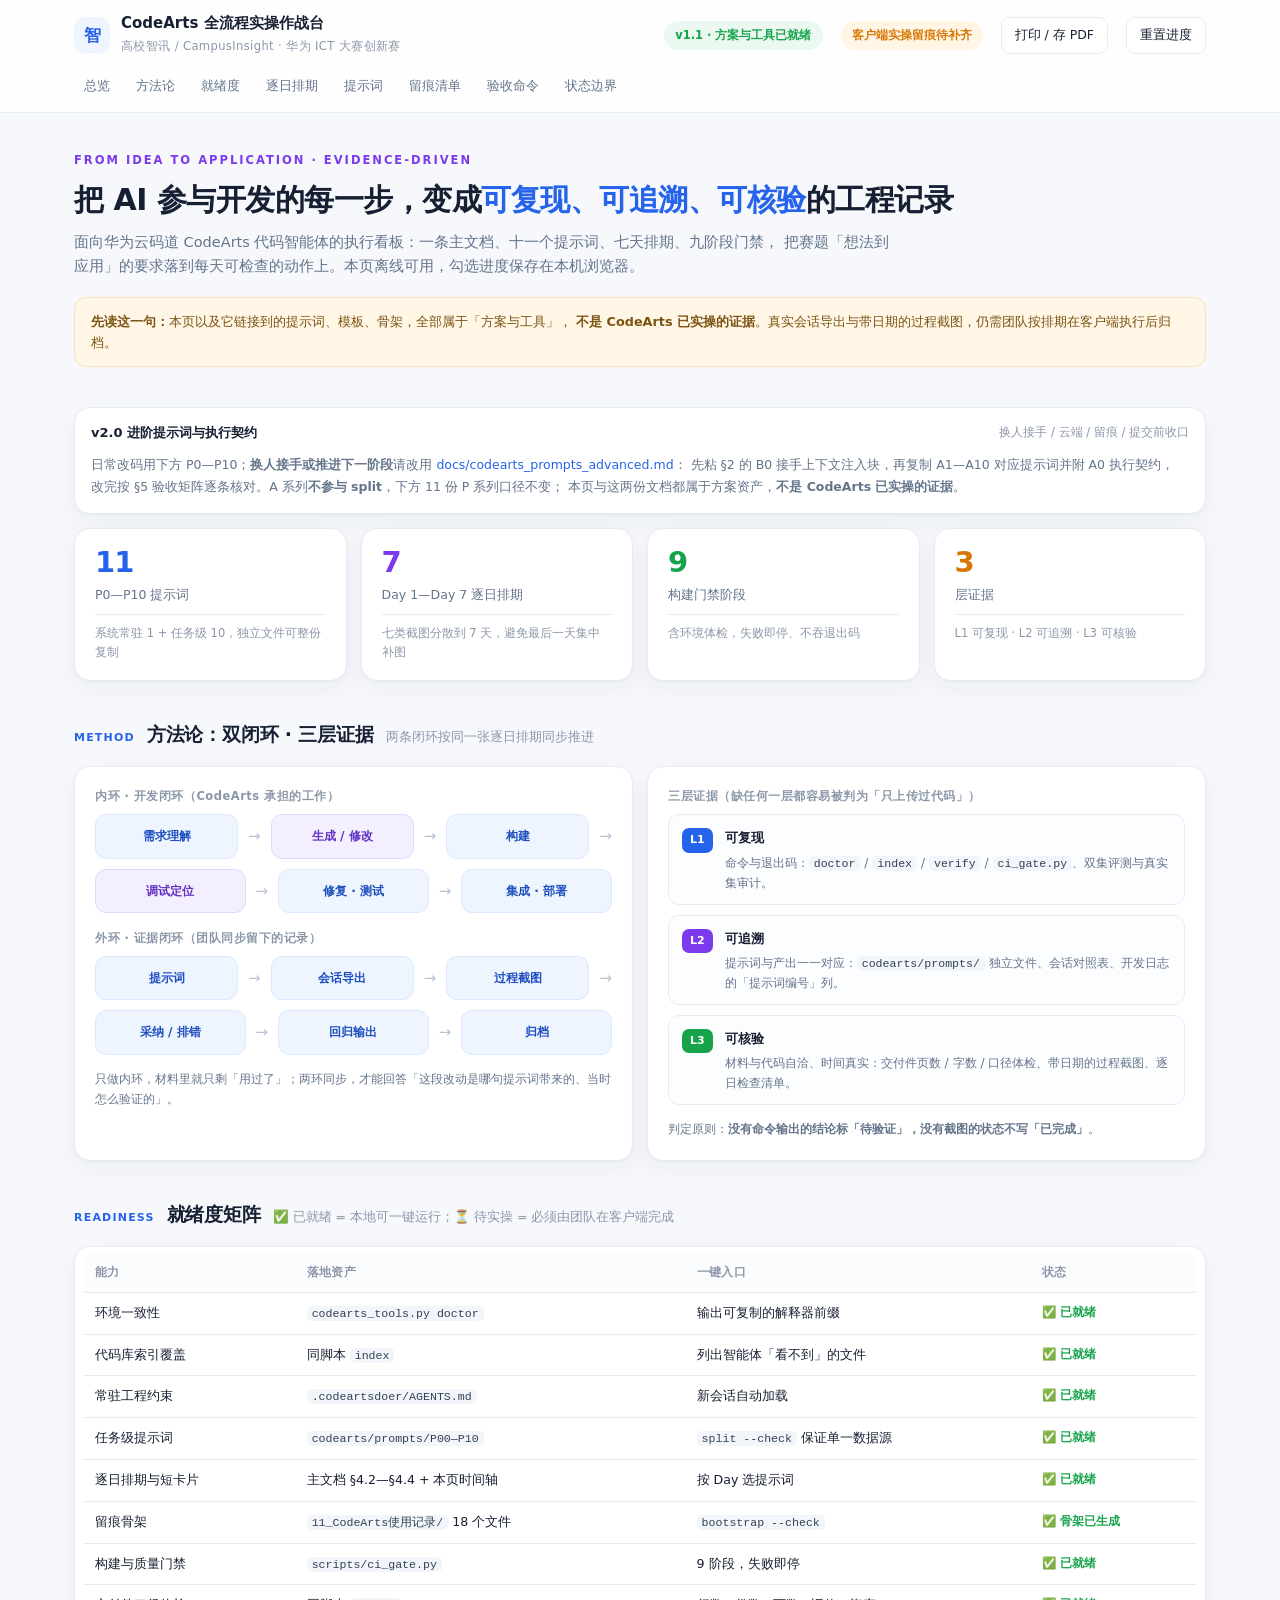
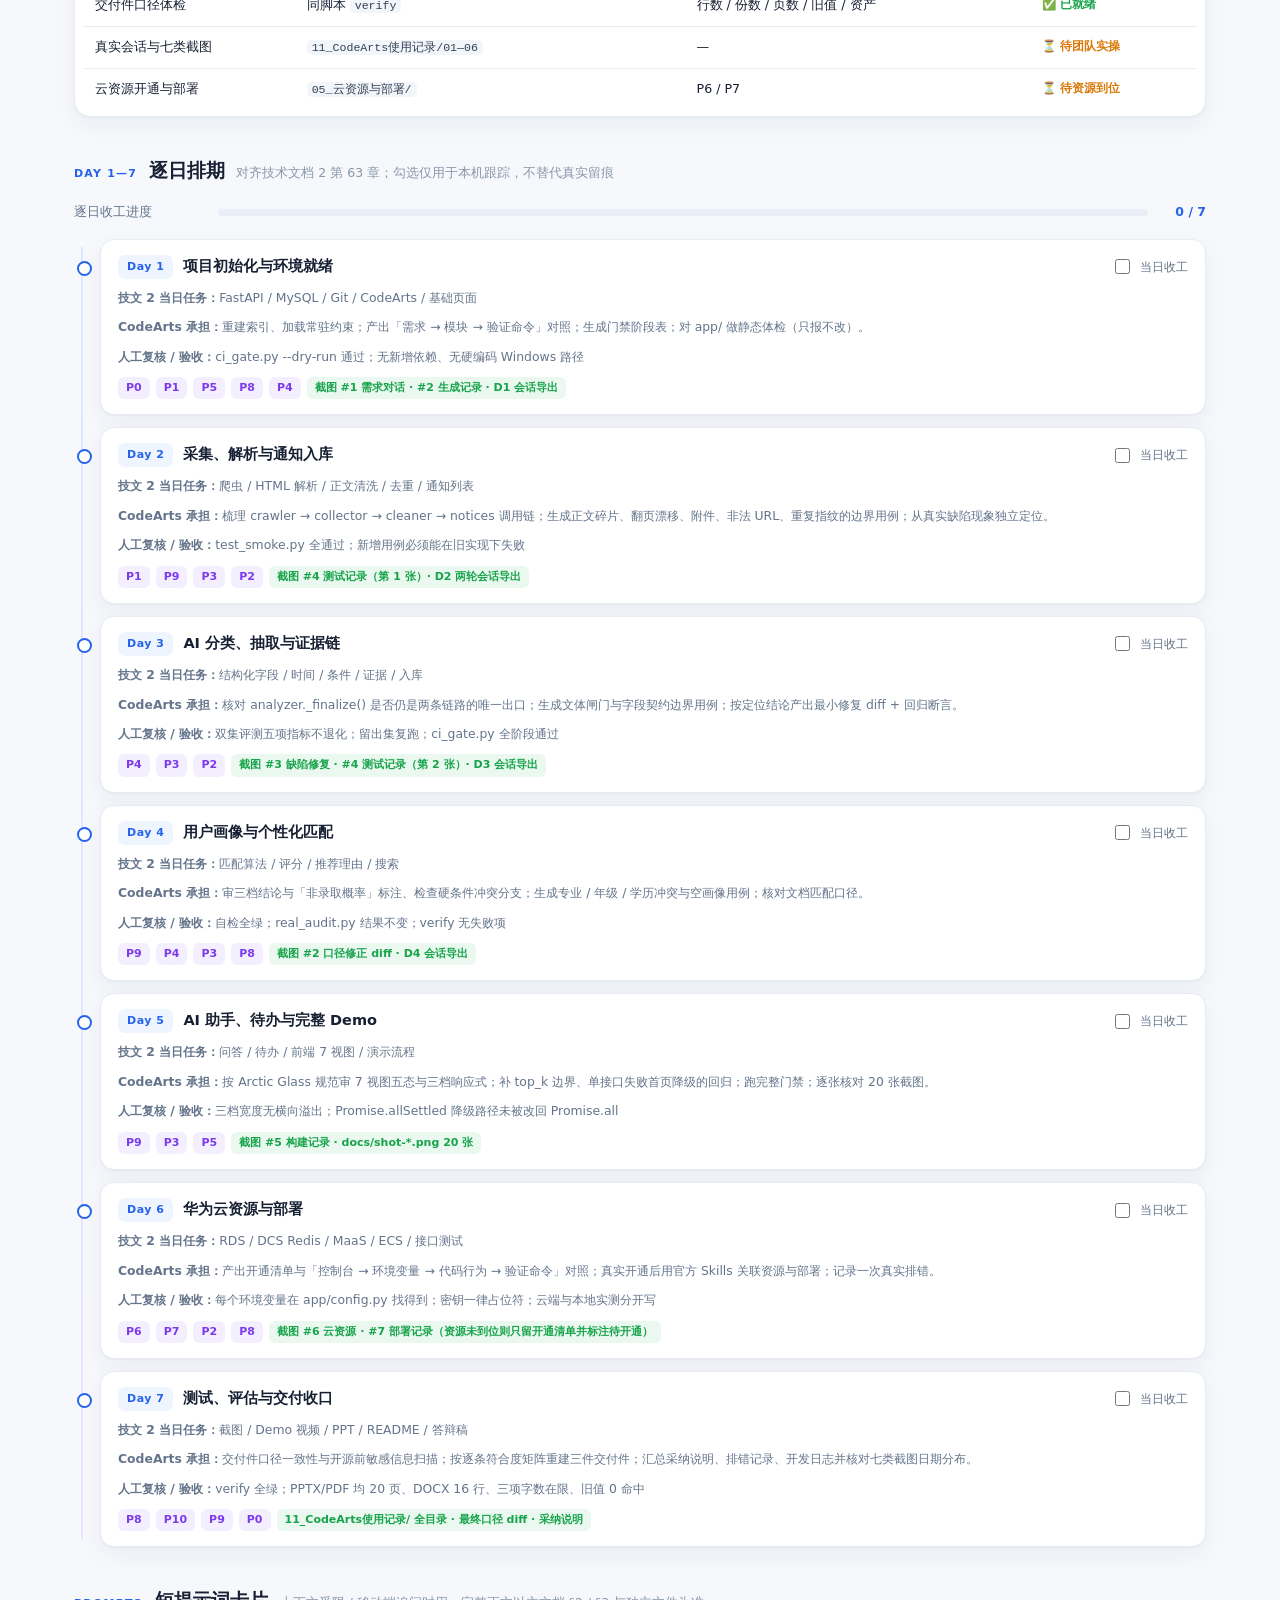
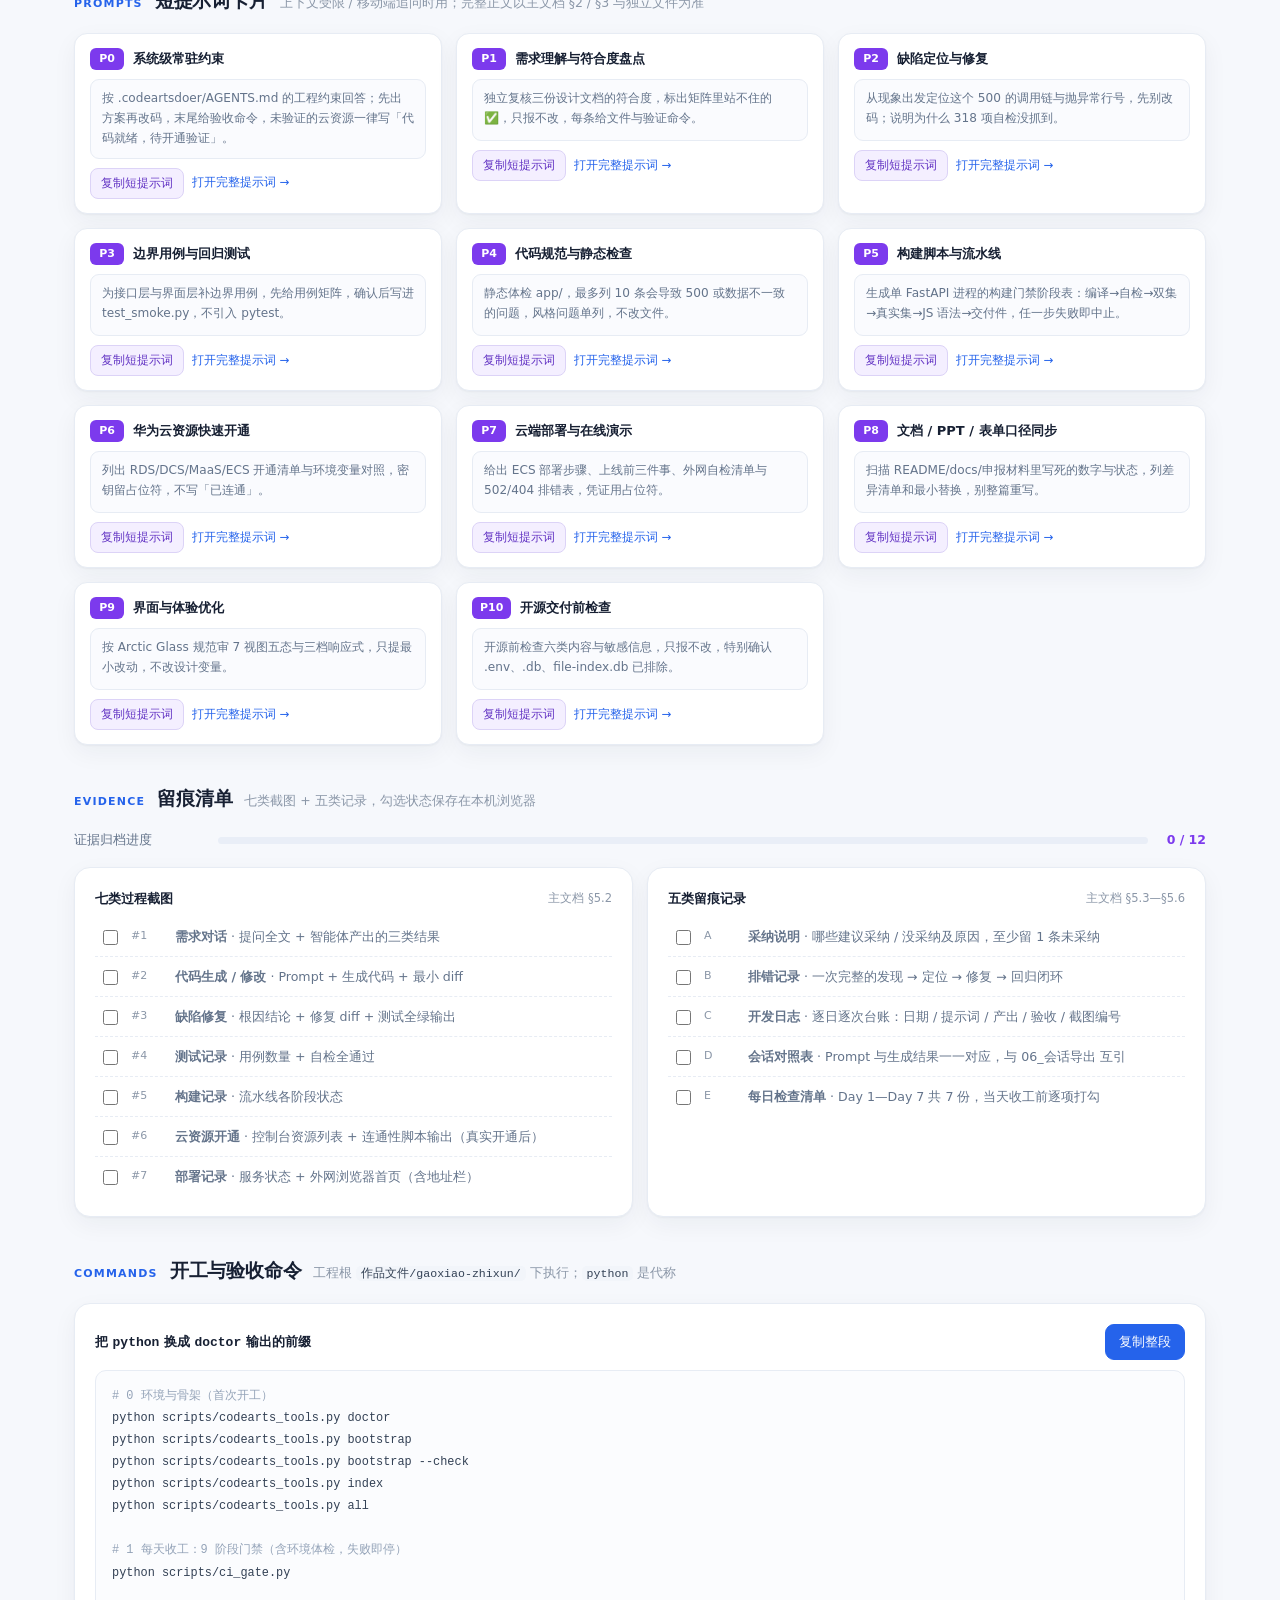
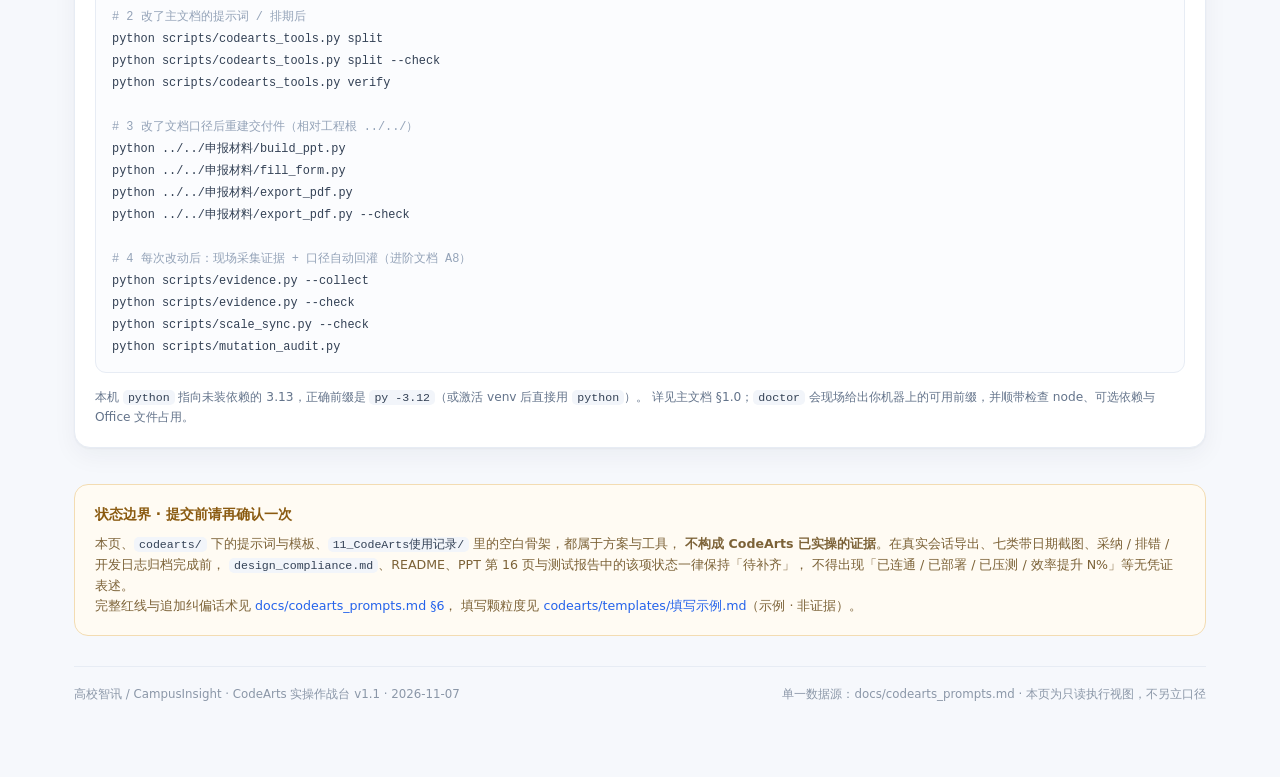
<file: codearts/CodeArts实操作战台.html>
<!DOCTYPE html>
<html lang="zh-CN">
<head>
<meta charset="UTF-8">
<meta name="viewport" content="width=device-width, initial-scale=1">
<title>CodeArts 全流程实操作战台 · 高校智讯</title>
<style>
:root{
  --bg:#F6F8FC; --card:#FFFFFF; --text:#172033; --muted:#64748B; --soft:#8B97A8;
  --line:#E7ECF4; --blue:#2563EB; --blue-soft:#EFF5FF; --purple:#7C3AED;
  --purple-soft:#F4EFFF; --green:#16A34A; --green-soft:#EAF8EF;
  --amber:#D97706; --amber-soft:#FFF6E6; --red:#DC2626; --red-soft:#FEF0F0;
  --radius:16px; --shadow:0 1px 2px rgba(23,32,51,.04),0 8px 24px rgba(23,32,51,.05);
}
*{box-sizing:border-box}
html{scroll-behavior:smooth}
body{margin:0;background:var(--bg);color:var(--text);
  font-family:system-ui,-apple-system,"Segoe UI","Microsoft YaHei","PingFang SC","Noto Sans CJK SC","Noto Sans SC","WenQuanYi Micro Hei",sans-serif;
  font-size:14px;line-height:1.65;-webkit-font-smoothing:antialiased}
a{color:var(--blue);text-decoration:none}
a:hover{text-decoration:underline}
.wrap{max-width:1180px;margin:0 auto;padding:0 24px 72px}

/* ---------- header ---------- */
header{background:rgba(255,255,255,.86);backdrop-filter:blur(14px);
  border-bottom:1px solid var(--line);position:sticky;top:0;z-index:20}
.head-in{max-width:1180px;margin:0 auto;padding:14px 24px;display:flex;
  align-items:center;gap:18px;flex-wrap:wrap}
.brand{display:flex;align-items:center;gap:11px;margin-right:auto}
.mark{width:36px;height:36px;border-radius:11px;background:var(--blue-soft);
  color:var(--blue);display:grid;place-items:center;font-weight:700;font-size:17px;letter-spacing:-1px}
.brand b{font-size:15px;display:block;line-height:1.3}
.brand span{font-size:11.5px;color:var(--soft);letter-spacing:.4px}
.badge{font-size:11.5px;padding:5px 11px;border-radius:999px;font-weight:600;white-space:nowrap}
.badge.ready{background:var(--green-soft);color:var(--green)}
.badge.pending{background:var(--amber-soft);color:var(--amber)}
.btn{font:inherit;font-size:12.5px;padding:7px 13px;border-radius:9px;cursor:pointer;
  border:1px solid var(--line);background:#fff;color:var(--text);transition:all .18s ease}
.btn:hover{border-color:var(--blue);color:var(--blue);transform:translateY(-1px)}
.btn.primary{background:var(--blue);border-color:var(--blue);color:#fff}
.btn.primary:hover{background:#1D4FD8;color:#fff}
nav.bar{max-width:1180px;margin:0 auto;padding:0 24px 11px;display:flex;gap:6px;flex-wrap:wrap}
nav.bar a{font-size:12.5px;color:var(--muted);padding:5px 10px;border-radius:8px;transition:all .18s ease}
nav.bar a:hover{background:var(--blue-soft);color:var(--blue);text-decoration:none}

/* ---------- hero ---------- */
.hero{padding:38px 0 26px}
.eyebrow{font-size:11.5px;letter-spacing:2px;color:var(--purple);font-weight:700;text-transform:uppercase}
h1{font-size:30px;line-height:1.3;margin:10px 0 12px;letter-spacing:-.5px}
h1 em{font-style:normal;color:var(--blue)}
.lede{font-size:14.5px;color:var(--muted);max-width:820px;margin:0}
.notice{margin-top:18px;padding:13px 16px;border-radius:12px;background:var(--amber-soft);
  border:1px solid #F6E2BC;color:#7C5312;font-size:12.8px}

/* ---------- sections ---------- */
section{margin-top:38px;scroll-margin-top:104px}
.sec-head{display:flex;align-items:baseline;gap:12px;margin-bottom:16px;flex-wrap:wrap}
.sec-head h2{font-size:19px;margin:0;letter-spacing:-.2px}
.sec-head p{margin:0;color:var(--soft);font-size:12.5px}
.kicker{font-size:11px;color:var(--blue);font-weight:700;letter-spacing:1.2px}
.card{background:var(--card);border:1px solid var(--line);border-radius:var(--radius);
  box-shadow:var(--shadow);padding:20px}
.grid{display:grid;gap:14px}
.g4{grid-template-columns:repeat(4,1fr)}
.g3{grid-template-columns:repeat(3,1fr)}
.g2{grid-template-columns:repeat(2,1fr)}

/* metrics */
.metric{padding:18px 20px}
.metric .num{font-size:29px;font-weight:700;letter-spacing:-1px;line-height:1.1}
.metric .lbl{font-size:12.5px;color:var(--muted);margin-top:6px}
.metric .sub{font-size:11.5px;color:var(--soft);margin-top:9px;border-top:1px solid var(--line);padding-top:9px}
.c-blue{color:var(--blue)} .c-purple{color:var(--purple)}
.c-green{color:var(--green)} .c-amber{color:var(--amber)}

/* methodology */
.loop{display:flex;align-items:stretch;gap:10px;flex-wrap:wrap;margin-bottom:14px}
.loop .node{flex:1 1 105px;min-width:105px;background:var(--blue-soft);border:1px solid #DBE8FF;
  border-radius:11px;padding:11px 8px;text-align:center;font-size:12.3px;color:#1E4FBF;font-weight:600}
.loop .node.ai{background:var(--purple-soft);border-color:#E4D7FF;color:#6334C4}
.loop .arrow{align-self:center;color:#B7C2D4;font-size:15px}
.loop-label{font-size:11.5px;color:var(--soft);margin:0 0 8px;font-weight:600;letter-spacing:.5px}
.evidence{display:grid;gap:10px}
.evidence .row{display:flex;gap:12px;align-items:flex-start;padding:11px 13px;
  border:1px solid var(--line);border-radius:11px;background:#FCFDFF}
.evidence .lv{font-size:11px;font-weight:700;color:#fff;background:var(--blue);
  border-radius:7px;padding:3px 8px;white-space:nowrap;margin-top:2px}
.evidence .row:nth-child(2) .lv{background:var(--purple)}
.evidence .row:nth-child(3) .lv{background:var(--green)}
.evidence .row b{font-size:12.8px}
.evidence .row p{margin:3px 0 0;font-size:12.2px;color:var(--muted)}

/* table */
.table-scroll{overflow-x:auto;-webkit-overflow-scrolling:touch;border-radius:10px}
table{width:100%;border-collapse:collapse;font-size:12.6px}
th,td{text-align:left;padding:10px 12px;border-bottom:1px solid var(--line);vertical-align:top}
th{font-size:11.5px;color:var(--soft);font-weight:600;letter-spacing:.4px;background:#FBFCFE}
tr:last-child td{border-bottom:none}
td code,p code,li code{background:#F2F5FA;border-radius:5px;padding:1px 5px;
  font-family:ui-monospace,SFMono-Regular,Consolas,monospace;font-size:11.6px;color:#334155}
.st{font-size:11.5px;font-weight:600;white-space:nowrap}
.st.ok{color:var(--green)} .st.wait{color:var(--amber)}

/* progress */
.progress-wrap{display:flex;align-items:center;gap:14px;margin:0 0 16px;flex-wrap:wrap}
.progress-wrap .label{font-size:12.5px;color:var(--muted);min-width:130px}
.track{flex:1;min-width:180px;height:7px;background:#E9EEF7;border-radius:99px;overflow:hidden}
.fill{height:100%;width:0;background:var(--blue);border-radius:99px;transition:width .25s ease}
.fill.purple{background:var(--purple)}
.pct{font-size:12.5px;font-weight:700;color:var(--blue);min-width:44px;text-align:right}

/* timeline */
.timeline{position:relative;padding-left:26px}
.timeline:before{content:"";position:absolute;left:7px;top:8px;bottom:8px;width:2px;
  background:linear-gradient(180deg,#DBE8FF,#EDE3FF)}
.day{position:relative;background:var(--card);border:1px solid var(--line);border-radius:14px;
  padding:15px 17px;margin-bottom:12px;box-shadow:var(--shadow)}
.day:before{content:"";position:absolute;left:-24px;top:21px;width:11px;height:11px;
  border-radius:50%;background:#fff;border:2.5px solid var(--blue)}
.day.done:before{background:var(--green);border-color:var(--green)}
.day-top{display:flex;align-items:center;gap:10px;flex-wrap:wrap}
.day-top .n{font-size:11px;font-weight:700;color:var(--blue);background:var(--blue-soft);
  border-radius:7px;padding:3px 9px;letter-spacing:.5px}
.day-top h3{font-size:14.5px;margin:0;flex:1;min-width:200px}
.chk{display:inline-flex;align-items:center;gap:7px;font-size:12.2px;color:var(--muted);cursor:pointer;white-space:nowrap}
.chk input{width:15px;height:15px;accent-color:var(--blue);cursor:pointer}
.day p{margin:9px 0 0;font-size:12.4px;color:var(--muted)}
.tags{display:flex;gap:6px;flex-wrap:wrap;margin-top:10px}
.tag{font-size:11px;color:var(--purple);background:var(--purple-soft);border-radius:6px;padding:2px 8px;font-weight:600}
.tag.g{color:var(--green);background:var(--green-soft)}
.tag.a{color:var(--amber);background:var(--amber-soft)}

/* prompts */
.prompt{border:1px solid var(--line);border-radius:13px;background:var(--card);
  padding:14px 15px;box-shadow:var(--shadow);display:flex;flex-direction:column;gap:9px}
.prompt .top{display:flex;align-items:center;gap:9px}
.prompt .pid{font-size:11px;font-weight:700;color:#fff;background:var(--purple);
  border-radius:6px;padding:2px 8px;min-width:34px;text-align:center}
.prompt .pname{font-size:13px;font-weight:600;flex:1}
.prompt .short{font-size:12.1px;color:var(--muted);background:#FAFBFE;border:1px solid var(--line);
  border-radius:9px;padding:9px 11px;min-height:62px}
.prompt .acts{display:flex;gap:8px;align-items:center;flex-wrap:wrap}
.prompt .acts a{font-size:11.8px}
.mini{font:inherit;font-size:11.5px;padding:5px 10px;border-radius:8px;cursor:pointer;
  border:1px solid #DCD3F7;background:var(--purple-soft);color:#6334C4;transition:all .18s ease}
.mini:hover{background:#E9DEFF}
.mini.ok{background:var(--green-soft);border-color:#BFE7CC;color:var(--green)}

/* checklist */
.checklist{display:grid;gap:2px}
.checklist label{display:flex;gap:10px;align-items:flex-start;padding:8px 4px;
  border-bottom:1px dashed var(--line);font-size:12.6px;cursor:pointer}
.checklist label:last-child{border-bottom:none}
.checklist input{width:15px;height:15px;accent-color:var(--blue);margin-top:3px;cursor:pointer}
.checklist .k{font-size:11px;color:var(--soft);min-width:34px}
.checklist b{font-weight:600}
.checklist span{color:var(--muted)}

/* commands */
pre{margin:0;background:#FBFCFE;border:1px solid var(--line);border-radius:11px;
  padding:14px 16px;overflow:auto;font-family:ui-monospace,SFMono-Regular,Consolas,monospace;
  font-size:11.9px;line-height:1.85;color:#334155}
pre .c{color:#94A3B8}
.cmd-head{display:flex;justify-content:space-between;align-items:center;margin-bottom:10px;gap:10px;flex-wrap:wrap}
.cmd-head b{font-size:13px}

/* footer */
.boundary{margin-top:36px;border:1px solid #F3DCB2;background:#FFFBF3;border-radius:14px;padding:18px 20px}
.boundary h3{margin:0 0 8px;font-size:14px;color:#8A5A10}
.boundary p{margin:0;font-size:12.6px;color:#7C6237}
footer{margin-top:30px;padding-top:18px;border-top:1px solid var(--line);
  display:flex;justify-content:space-between;gap:12px;flex-wrap:wrap;font-size:11.8px;color:var(--soft)}

@media(max-width:1000px){.g4{grid-template-columns:repeat(2,1fr)}.g3{grid-template-columns:repeat(2,1fr)}}
@media(max-width:680px){
  .wrap{padding:0 16px 56px}.head-in,.nav.bar{padding-left:16px;padding-right:16px}
  h1{font-size:24px}.g4,.g3,.g2{grid-template-columns:1fr}
  table{min-width:540px}
  .loop .node{flex:1 1 44%}.loop .arrow{display:none}
  .head-in{gap:10px}.badge{font-size:10.5px}
}
@media print{
  header{position:static;backdrop-filter:none}.btn,.mini,nav.bar,.progress-wrap{display:none!important}
  body{background:#fff;font-size:11.5px}.wrap{max-width:none;padding:0 8px}
  .card,.day,.prompt{box-shadow:none;break-inside:avoid;page-break-inside:avoid}
  section{margin-top:22px}.hero{padding:16px 0 10px}h1{font-size:22px}
  .timeline:before{background:#CBD5E1}
}
</style>
</head>
<body>

<header>
  <div class="head-in">
    <div class="brand">
      <div class="mark">智</div>
      <div>
        <b>CodeArts 全流程实操作战台</b>
        <span>高校智讯 / CampusInsight · 华为 ICT 大赛创新赛</span>
      </div>
    </div>
    <span class="badge ready">v1.1 · 方案与工具已就绪</span>
    <span class="badge pending">客户端实操留痕待补齐</span>
    <button class="btn" id="btnPrint">打印 / 存 PDF</button>
    <button class="btn" id="btnReset">重置进度</button>
  </div>
  <nav class="bar">
    <a href="#overview">总览</a><a href="#method">方法论</a><a href="#matrix">就绪度</a>
    <a href="#schedule">逐日排期</a><a href="#prompts">提示词</a><a href="#evidence">留痕清单</a>
    <a href="#commands">验收命令</a><a href="#boundary">状态边界</a>
  </nav>
</header>

<div class="wrap">

  <div class="hero" id="overview">
    <div class="eyebrow">From Idea to Application · Evidence-Driven</div>
    <h1>把 AI 参与开发的每一步，变成<em>可复现、可追溯、可核验</em>的工程记录</h1>
    <p class="lede">面向华为云码道 CodeArts 代码智能体的执行看板：一条主文档、十一个提示词、七天排期、九阶段门禁，
      把赛题「想法到应用」的要求落到每天可检查的动作上。本页离线可用，勾选进度保存在本机浏览器。</p>
    <div class="notice"><b>先读这一句：</b>本页以及它链接到的提示词、模板、骨架，全部属于「方案与工具」，
      <b>不是 CodeArts 已实操的证据</b>。真实会话导出与带日期的过程截图，仍需团队按排期在客户端执行后归档。</div>
  </div>

    <div class="card" style="margin:14px 0;padding:14px 16px">
      <div class="cmd-head"><b>v2.0 进阶提示词与执行契约</b>
        <span style="font-size:11.5px;color:var(--soft)">换人接手 / 云端 / 留痕 / 提交前收口</span></div>
      <p style="font-size:12.5px;line-height:1.8;margin:8px 0 0;color:var(--muted)">
        日常改码用下方 P0—P10；<b>换人接手或推进下一阶段</b>请改用
        <a href="../docs/codearts_prompts_advanced.md" style="color:#2563EB">docs/codearts_prompts_advanced.md</a>：
        先粘 §2 的 B0 接手上下文注入块，再复制 A1—A10 对应提示词并附 A0 执行契约，
        改完按 §5 验收矩阵逐条核对。A 系列<b>不参与 split</b>，下方 11 份 P 系列口径不变；
        本页与这两份文档都属于方案资产，<b>不是 CodeArts 已实操的证据</b>。</p>
    </div>

  <div class="grid g4">
    <div class="card metric"><div class="num c-blue">11</div><div class="lbl">P0—P10 提示词</div>
      <div class="sub">系统常驻 1 + 任务级 10，独立文件可整份复制</div></div>
    <div class="card metric"><div class="num c-purple">7</div><div class="lbl">Day 1—Day 7 逐日排期</div>
      <div class="sub">七类截图分散到 7 天，避免最后一天集中补图</div></div>
    <div class="card metric"><div class="num c-green">9</div><div class="lbl">构建门禁阶段</div>
      <div class="sub">含环境体检，失败即停、不吞退出码</div></div>
    <div class="card metric"><div class="num c-amber">3</div><div class="lbl">层证据</div>
      <div class="sub">L1 可复现 · L2 可追溯 · L3 可核验</div></div>
  </div>

  <section id="method">
    <div class="sec-head"><span class="kicker">METHOD</span><h2>方法论：双闭环 · 三层证据</h2>
      <p>两条闭环按同一张逐日排期同步推进</p></div>
    <div class="grid g2">
      <div class="card">
        <p class="loop-label">内环 · 开发闭环（CodeArts 承担的工作）</p>
        <div class="loop">
          <div class="node">需求理解</div><span class="arrow">→</span>
          <div class="node ai">生成 / 修改</div><span class="arrow">→</span>
          <div class="node">构建</div><span class="arrow">→</span>
          <div class="node ai">调试定位</div><span class="arrow">→</span>
          <div class="node">修复 · 测试</div><span class="arrow">→</span>
          <div class="node">集成 · 部署</div>
        </div>
        <p class="loop-label" style="margin-top:16px">外环 · 证据闭环（团队同步留下的记录）</p>
        <div class="loop">
          <div class="node">提示词</div><span class="arrow">→</span>
          <div class="node">会话导出</div><span class="arrow">→</span>
          <div class="node">过程截图</div><span class="arrow">→</span>
          <div class="node">采纳 / 排错</div><span class="arrow">→</span>
          <div class="node">回归输出</div><span class="arrow">→</span>
          <div class="node">归档</div>
        </div>
        <p style="font-size:12.2px;color:var(--muted);margin:14px 0 0">
          只做内环，材料里就只剩「用过了」；两环同步，才能回答「这段改动是哪句提示词带来的、当时怎么验证的」。</p>
      </div>
      <div class="card">
        <p class="loop-label">三层证据（缺任何一层都容易被判为「只上传过代码」）</p>
        <div class="evidence">
          <div class="row"><span class="lv">L1</span><div><b>可复现</b>
            <p>命令与退出码：<code>doctor</code> / <code>index</code> / <code>verify</code> / <code>ci_gate.py</code>、双集评测与真实集审计。</p></div></div>
          <div class="row"><span class="lv">L2</span><div><b>可追溯</b>
            <p>提示词与产出一一对应：<code>codearts/prompts/</code> 独立文件、会话对照表、开发日志的「提示词编号」列。</p></div></div>
          <div class="row"><span class="lv">L3</span><div><b>可核验</b>
            <p>材料与代码自洽、时间真实：交付件页数 / 字数 / 口径体检、带日期的过程截图、逐日检查清单。</p></div></div>
        </div>
        <p style="font-size:12.2px;color:var(--muted);margin:14px 0 0">
          判定原则：<b>没有命令输出的结论标「待验证」，没有截图的状态不写「已完成」</b>。</p>
      </div>
    </div>
  </section>

  <section id="matrix">
    <div class="sec-head"><span class="kicker">READINESS</span><h2>就绪度矩阵</h2>
      <p>✅ 已就绪 = 本地可一键运行；⏳ 待实操 = 必须由团队在客户端完成</p></div>
    <div class="card" style="padding:6px 8px">
      <div class="table-scroll">
      <table>
        <thead><tr><th style="width:19%">能力</th><th style="width:35%">落地资产</th><th style="width:31%">一键入口</th><th style="width:15%">状态</th></tr></thead>
        <tbody>
          <tr><td>环境一致性</td><td><code>codearts_tools.py doctor</code></td><td>输出可复制的解释器前缀</td><td class="st ok">✅ 已就绪</td></tr>
          <tr><td>代码库索引覆盖</td><td>同脚本 <code>index</code></td><td>列出智能体「看不到」的文件</td><td class="st ok">✅ 已就绪</td></tr>
          <tr><td>常驻工程约束</td><td><code>.codeartsdoer/AGENTS.md</code></td><td>新会话自动加载</td><td class="st ok">✅ 已就绪</td></tr>
          <tr><td>任务级提示词</td><td><code>codearts/prompts/P00—P10</code></td><td><code>split --check</code> 保证单一数据源</td><td class="st ok">✅ 已就绪</td></tr>
          <tr><td>逐日排期与短卡片</td><td>主文档 §4.2—§4.4 + 本页时间轴</td><td>按 Day 选提示词</td><td class="st ok">✅ 已就绪</td></tr>
          <tr><td>留痕骨架</td><td><code>11_CodeArts使用记录/</code> 18 个文件</td><td><code>bootstrap --check</code></td><td class="st ok">✅ 骨架已生成</td></tr>
          <tr><td>构建与质量门禁</td><td><code>scripts/ci_gate.py</code></td><td>9 阶段，失败即停</td><td class="st ok">✅ 已就绪</td></tr>
          <tr><td>交付件口径体检</td><td>同脚本 <code>verify</code></td><td>行数 / 份数 / 页数 / 旧值 / 资产</td><td class="st ok">✅ 已就绪</td></tr>
          <tr><td>真实会话与七类截图</td><td><code>11_CodeArts使用记录/01—06</code></td><td>—</td><td class="st wait">⏳ 待团队实操</td></tr>
          <tr><td>云资源开通与部署</td><td><code>05_云资源与部署/</code></td><td>P6 / P7</td><td class="st wait">⏳ 待资源到位</td></tr>
        </tbody>
      </table>
      </div>
    </div>
  </section>

  <section id="schedule">
    <div class="sec-head"><span class="kicker">DAY 1—7</span><h2>逐日排期</h2>
      <p>对齐技术文档 2 第 63 章；勾选仅用于本机跟踪，不替代真实留痕</p></div>
    <div class="progress-wrap">
      <span class="label">逐日收工进度</span>
      <div class="track"><div class="fill" id="barDay"></div></div>
      <span class="pct" id="pctDay">0 / 7</span>
    </div>
    <div class="timeline" id="timeline"></div>
  </section>

  <section id="prompts">
    <div class="sec-head"><span class="kicker">PROMPTS</span><h2>短提示词卡片</h2>
      <p>上下文受限 / 移动端追问时用；完整正文以主文档 §2 / §3 与独立文件为准</p></div>
    <div class="grid g3" id="promptsGrid"></div>
  </section>

  <section id="evidence">
    <div class="sec-head"><span class="kicker">EVIDENCE</span><h2>留痕清单</h2>
      <p>七类截图 + 五类记录，勾选状态保存在本机浏览器</p></div>
    <div class="progress-wrap">
      <span class="label">证据归档进度</span>
      <div class="track"><div class="fill purple" id="barEv"></div></div>
      <span class="pct" id="pctEv" style="color:var(--purple)">0 / 12</span>
    </div>
    <div class="grid g2">
      <div class="card"><div class="cmd-head"><b>七类过程截图</b><span style="font-size:11.5px;color:var(--soft)">主文档 §5.2</span></div>
        <div class="checklist" id="shots"></div></div>
      <div class="card"><div class="cmd-head"><b>五类留痕记录</b><span style="font-size:11.5px;color:var(--soft)">主文档 §5.3—§5.6</span></div>
        <div class="checklist" id="docs"></div></div>
    </div>
  </section>

  <section id="commands">
    <div class="sec-head"><span class="kicker">COMMANDS</span><h2>开工与验收命令</h2>
      <p>工程根 <code>作品文件/gaoxiao-zhixun/</code> 下执行；<code>python</code> 是代称</p></div>
    <div class="card">
      <div class="cmd-head"><b>把 <code>python</code> 换成 <code>doctor</code> 输出的前缀</b>
        <button class="btn primary" data-copy-block="cmdMain">复制整段</button></div>
      <pre id="cmdMain"><span class="c"># 0 环境与骨架（首次开工）</span>
python scripts/codearts_tools.py doctor
python scripts/codearts_tools.py bootstrap
python scripts/codearts_tools.py bootstrap --check
python scripts/codearts_tools.py index
python scripts/codearts_tools.py all

<span class="c"># 1 每天收工：9 阶段门禁（含环境体检，失败即停）</span>
python scripts/ci_gate.py

<span class="c"># 2 改了主文档的提示词 / 排期后</span>
python scripts/codearts_tools.py split
python scripts/codearts_tools.py split --check
python scripts/codearts_tools.py verify

<span class="c"># 3 改了文档口径后重建交付件（相对工程根 ../../）</span>
python ../../申报材料/build_ppt.py
python ../../申报材料/fill_form.py
python ../../申报材料/export_pdf.py
python ../../申报材料/export_pdf.py --check

<span class="c"># 4 每次改动后：现场采集证据 + 口径自动回灌（进阶文档 A8）</span>
python scripts/evidence.py --collect
python scripts/evidence.py --check
python scripts/scale_sync.py --check
python scripts/mutation_audit.py</pre>
      <p style="font-size:12.2px;color:var(--muted);margin:14px 0 0">
        本机 <code>python</code> 指向未装依赖的 3.13，正确前缀是 <code>py -3.12</code>（或激活 venv 后直接用 <code>python</code>）。
        详见主文档 §1.0；<code>doctor</code> 会现场给出你机器上的可用前缀，并顺带检查 node、可选依赖与 Office 文件占用。</p>
    </div>
  </section>

  <section id="boundary" class="boundary">
    <h3>状态边界 · 提交前请再确认一次</h3>
    <p>本页、<code>codearts/</code> 下的提示词与模板、<code>11_CodeArts使用记录/</code> 里的空白骨架，都属于方案与工具，
      <b>不构成 CodeArts 已实操的证据</b>。在真实会话导出、七类带日期截图、采纳 / 排错 / 开发日志归档完成前，
      <code>design_compliance.md</code>、README、PPT 第 16 页与测试报告中的该项状态一律保持「待补齐」，
      不得出现「已连通 / 已部署 / 已压测 / 效率提升 N%」等无凭证表述。<br>
      完整红线与追加纠偏话术见 <a href="../docs/codearts_prompts.md">docs/codearts_prompts.md §6</a>，
      填写颗粒度见 <a href="templates/填写示例.md">codearts/templates/填写示例.md</a>（示例 · 非证据）。</p>
  </section>

  <footer>
    <span>高校智讯 / CampusInsight · CodeArts 实操作战台 v1.1 · 2026-11-07</span>
    <span>单一数据源：docs/codearts_prompts.md · 本页为只读执行视图，不另立口径</span>
  </footer>
</div>

<script>
"use strict";
const KEY = "campusinsight-codearts-console-v1";

const DAYS = [
  {n:1,title:"项目初始化与环境就绪",task:"FastAPI / MySQL / Git / CodeArts / 基础页面",
   prompts:["P0","P1","P5","P8","P4"],
   work:"重建索引、加载常驻约束；产出「需求 → 模块 → 验证命令」对照；生成门禁阶段表；对 app/ 做静态体检（只报不改）。",
   check:"ci_gate.py --dry-run 通过；无新增依赖、无硬编码 Windows 路径",
   shot:"截图 #1 需求对话 · #2 生成记录 · D1 会话导出"},
  {n:2,title:"采集、解析与通知入库",task:"爬虫 / HTML 解析 / 正文清洗 / 去重 / 通知列表",
   prompts:["P1","P9","P3","P2"],
   work:"梳理 crawler → collector → cleaner → notices 调用链；生成正文碎片、翻页漂移、附件、非法 URL、重复指纹的边界用例；从真实缺陷现象独立定位。",
   check:"test_smoke.py 全通过；新增用例必须能在旧实现下失败",
   shot:"截图 #4 测试记录（第 1 张）· D2 两轮会话导出"},
  {n:3,title:"AI 分类、抽取与证据链",task:"结构化字段 / 时间 / 条件 / 证据 / 入库",
   prompts:["P4","P3","P2"],
   work:"核对 analyzer._finalize() 是否仍是两条链路的唯一出口；生成文体闸门与字段契约边界用例；按定位结论产出最小修复 diff + 回归断言。",
   check:"双集评测五项指标不退化；留出集复跑；ci_gate.py 全阶段通过",
   shot:"截图 #3 缺陷修复 · #4 测试记录（第 2 张）· D3 会话导出"},
  {n:4,title:"用户画像与个性化匹配",task:"匹配算法 / 评分 / 推荐理由 / 搜索",
   prompts:["P9","P4","P3","P8"],
   work:"审三档结论与「非录取概率」标注、检查硬条件冲突分支；生成专业 / 年级 / 学历冲突与空画像用例；核对文档匹配口径。",
   check:"自检全绿；real_audit.py 结果不变；verify 无失败项",
   shot:"截图 #2 口径修正 diff · D4 会话导出"},
  {n:5,title:"AI 助手、待办与完整 Demo",task:"问答 / 待办 / 前端 7 视图 / 演示流程",
   prompts:["P9","P3","P5"],
   work:"按 Arctic Glass 规范审 7 视图五态与三档响应式；补 top_k 边界、单接口失败首页降级的回归；跑完整门禁；逐张核对 20 张截图。",
   check:"三档宽度无横向溢出；Promise.allSettled 降级路径未被改回 Promise.all",
   shot:"截图 #5 构建记录 · docs/shot-*.png 20 张"},
  {n:6,title:"华为云资源与部署",task:"RDS / DCS Redis / MaaS / ECS / 接口测试",
   prompts:["P6","P7","P2","P8"],
   work:"产出开通清单与「控制台 → 环境变量 → 代码行为 → 验证命令」对照；真实开通后用官方 Skills 关联资源与部署；记录一次真实排错。",
   check:"每个环境变量在 app/config.py 找得到；密钥一律占位符；云端与本地实测分开写",
   shot:"截图 #6 云资源 · #7 部署记录（资源未到位则只留开通清单并标注待开通）"},
  {n:7,title:"测试、评估与交付收口",task:"截图 / Demo 视频 / PPT / README / 答辩稿",
   prompts:["P8","P10","P9","P0"],
   work:"交付件口径一致性与开源前敏感信息扫描；按逐条符合度矩阵重建三件交付件；汇总采纳说明、排错记录、开发日志并核对七类截图日期分布。",
   check:"verify 全绿；PPTX/PDF 均 20 页、DOCX 16 行、三项字数在限、旧值 0 命中",
   shot:"11_CodeArts使用记录/ 全目录 · 最终口径 diff · 采纳说明"}
];

const PROMPTS = [
  {id:"P0",name:"系统级常驻约束",file:"prompts/P00_system.md",text:"按 .codeartsdoer/AGENTS.md 的工程约束回答；先出方案再改码，末尾给验收命令，未验证的云资源一律写「代码就绪，待开通验证」。"},
  {id:"P1",name:"需求理解与符合度盘点",file:"prompts/P01_requirements.md",text:"独立复核三份设计文档的符合度，标出矩阵里站不住的 ✅，只报不改，每条给文件与验证命令。"},
  {id:"P2",name:"缺陷定位与修复",file:"prompts/P02_bugfix.md",text:"从现象出发定位这个 500 的调用链与抛异常行号，先别改码；说明为什么 318 项自检没抓到。"},
  {id:"P3",name:"边界用例与回归测试",file:"prompts/P03_tests.md",text:"为接口层与界面层补边界用例，先给用例矩阵，确认后写进 test_smoke.py，不引入 pytest。"},
  {id:"P4",name:"代码规范与静态检查",file:"prompts/P04_static_check.md",text:"静态体检 app/，最多列 10 条会导致 500 或数据不一致的问题，风格问题单列，不改文件。"},
  {id:"P5",name:"构建脚本与流水线",file:"prompts/P05_pipeline.md",text:"生成单 FastAPI 进程的构建门禁阶段表：编译→自检→双集→真实集→JS 语法→交付件，任一步失败即中止。"},
  {id:"P6",name:"华为云资源快速开通",file:"prompts/P06_cloud_resources.md",text:"列出 RDS/DCS/MaaS/ECS 开通清单与环境变量对照，密钥留占位符，不写「已连通」。"},
  {id:"P7",name:"云端部署与在线演示",file:"prompts/P07_deploy.md",text:"给出 ECS 部署步骤、上线前三件事、外网自检清单与 502/404 排错表，凭证用占位符。"},
  {id:"P8",name:"文档 / PPT / 表单口径同步",file:"prompts/P08_deliverables.md",text:"扫描 README/docs/申报材料里写死的数字与状态，列差异清单和最小替换，别整篇重写。"},
  {id:"P9",name:"界面与体验优化",file:"prompts/P09_ui.md",text:"按 Arctic Glass 规范审 7 视图五态与三档响应式，只提最小改动，不改设计变量。"},
  {id:"P10",name:"开源交付前检查",file:"prompts/P10_opensource.md",text:"开源前检查六类内容与敏感信息，只报不改，特别确认 .env、.db、file-index.db 已排除。"}
];

const SHOTS = [
  ["#1","需求对话","提问全文 + 智能体产出的三类结果"],
  ["#2","代码生成 / 修改","Prompt + 生成代码 + 最小 diff"],
  ["#3","缺陷修复","根因结论 + 修复 diff + 测试全绿输出"],
  ["#4","测试记录","用例数量 + 自检全通过"],
  ["#5","构建记录","流水线各阶段状态"],
  ["#6","云资源开通","控制台资源列表 + 连通性脚本输出（真实开通后）"],
  ["#7","部署记录","服务状态 + 外网浏览器首页（含地址栏）"]
];
const DOCS = [
  ["A","采纳说明","哪些建议采纳 / 没采纳及原因，至少留 1 条未采纳"],
  ["B","排错记录","一次完整的发现 → 定位 → 修复 → 回归闭环"],
  ["C","开发日志","逐日逐次台账：日期 / 提示词 / 产出 / 验收 / 截图编号"],
  ["D","会话对照表","Prompt 与生成结果一一对应，与 06_会话导出 互引"],
  ["E","每日检查清单","Day 1—Day 7 共 7 份，当天收工前逐项打勾"]
];

let state = {};
try { state = JSON.parse(localStorage.getItem(KEY) || "{}") || {}; }
catch (e) { state = {}; }

function persist(){
  try { localStorage.setItem(KEY, JSON.stringify(state)); }
  catch (e) { /* file:// 下部分浏览器禁用存储：进度仅本次有效 */ }
}
function esc(s){
  return String(s).replace(/[&<>"']/g, c => ({"&":"&amp;","<":"&lt;",">":"&gt;","\"":"&quot;","'":"&#39;"}[c]));
}
function checked(key){ return state[key] ? "checked" : ""; }

function renderDays(){
  document.getElementById("timeline").innerHTML = DAYS.map(d => `
    <div class="day" data-day="${d.n}">
      <div class="day-top">
        <span class="n">Day ${d.n}</span>
        <h3>${esc(d.title)}</h3>
        <label class="chk"><input type="checkbox" data-k="day${d.n}" ${checked("day"+d.n)}> 当日收工</label>
      </div>
      <p><b>技文 2 当日任务：</b>${esc(d.task)}</p>
      <p><b>CodeArts 承担：</b>${esc(d.work)}</p>
      <p><b>人工复核 / 验收：</b>${esc(d.check)}</p>
      <div class="tags">
        ${d.prompts.map(p => `<span class="tag">${p}</span>`).join("")}
        <span class="tag g">${esc(d.shot)}</span>
      </div>
    </div>`).join("");
}

function renderPrompts(){
  document.getElementById("promptsGrid").innerHTML = PROMPTS.map(p => `
    <div class="prompt">
      <div class="top"><span class="pid">${p.id}</span><span class="pname">${esc(p.name)}</span></div>
      <div class="short">${esc(p.text)}</div>
      <div class="acts">
        <button class="mini" data-copy="${esc(p.text)}">复制短提示词</button>
        <a href="${p.file}" target="_blank" rel="noopener">打开完整提示词 →</a>
      </div>
    </div>`).join("");
}

function renderEvidence(){
  document.getElementById("shots").innerHTML = SHOTS.map((s,i) => `
    <label><input type="checkbox" data-k="shot${i}" ${checked("shot"+i)}>
      <span class="k">${s[0]}</span><span><b>${esc(s[1])}</b> · ${esc(s[2])}</span></label>`).join("");
  document.getElementById("docs").innerHTML = DOCS.map((d,i) => `
    <label><input type="checkbox" data-k="doc${i}" ${checked("doc"+i)}>
      <span class="k">${d[0]}</span><span><b>${esc(d[1])}</b> · ${esc(d[2])}</span></label>`).join("");
}

function updateProgress(){
  const dayDone = DAYS.filter(d => state["day"+d.n]).length;
  const evDone = SHOTS.filter((_,i) => state["shot"+i]).length + DOCS.filter((_,i) => state["doc"+i]).length;
  document.getElementById("barDay").style.width = (dayDone / DAYS.length * 100) + "%";
  document.getElementById("pctDay").textContent = dayDone + " / " + DAYS.length;
  document.getElementById("barEv").style.width = (evDone / (SHOTS.length + DOCS.length) * 100) + "%";
  document.getElementById("pctEv").textContent = evDone + " / " + (SHOTS.length + DOCS.length);
  document.querySelectorAll(".day").forEach(el => {
    const cb = el.querySelector("input[type=checkbox]");
    el.classList.toggle("done", !!(cb && cb.checked));
  });
}

function copyText(text, btn){
  const done = () => {
    if (!btn) return;
    const old = btn.textContent;
    btn.textContent = "已复制 ✓"; btn.classList.add("ok");
    setTimeout(() => { btn.textContent = old; btn.classList.remove("ok"); }, 1600);
  };
  if (navigator.clipboard && window.isSecureContext) {
    navigator.clipboard.writeText(text).then(done).catch(() => fallback(text, done));
  } else { fallback(text, done); }
}
function fallback(text, done){
  const ta = document.createElement("textarea");
  ta.value = text; ta.style.position = "fixed"; ta.style.opacity = "0";
  document.body.appendChild(ta); ta.select();
  try { document.execCommand("copy"); done(); } catch (e) { /* 忽略：可手动选中复制 */ }
  document.body.removeChild(ta);
}

document.addEventListener("change", e => {
  const input = e.target;
  if (input && input.matches("input[type=checkbox][data-k]")) {
    state[input.dataset.k] = input.checked;
    persist(); updateProgress();
  }
});
document.addEventListener("click", e => {
  const btn = e.target.closest("[data-copy]");
  if (btn) { copyText(btn.dataset.copy, btn); return; }
  const block = e.target.closest("[data-copy-block]");
  if (block) {
    const el = document.getElementById(block.dataset.copyBlock);
    if (el) copyText(el.innerText, block);
    return;
  }
});
document.getElementById("btnPrint").addEventListener("click", () => window.print());
document.getElementById("btnReset").addEventListener("click", () => {
  if (!window.confirm("清空本机的勾选进度？不会删除任何文件或真实留痕。")) return;
  state = {}; persist();
  document.querySelectorAll("input[type=checkbox][data-k]").forEach(cb => { cb.checked = false; });
  updateProgress();
});

renderDays(); renderPrompts(); renderEvidence(); updateProgress();
</script>
</body>
</html>
</file>
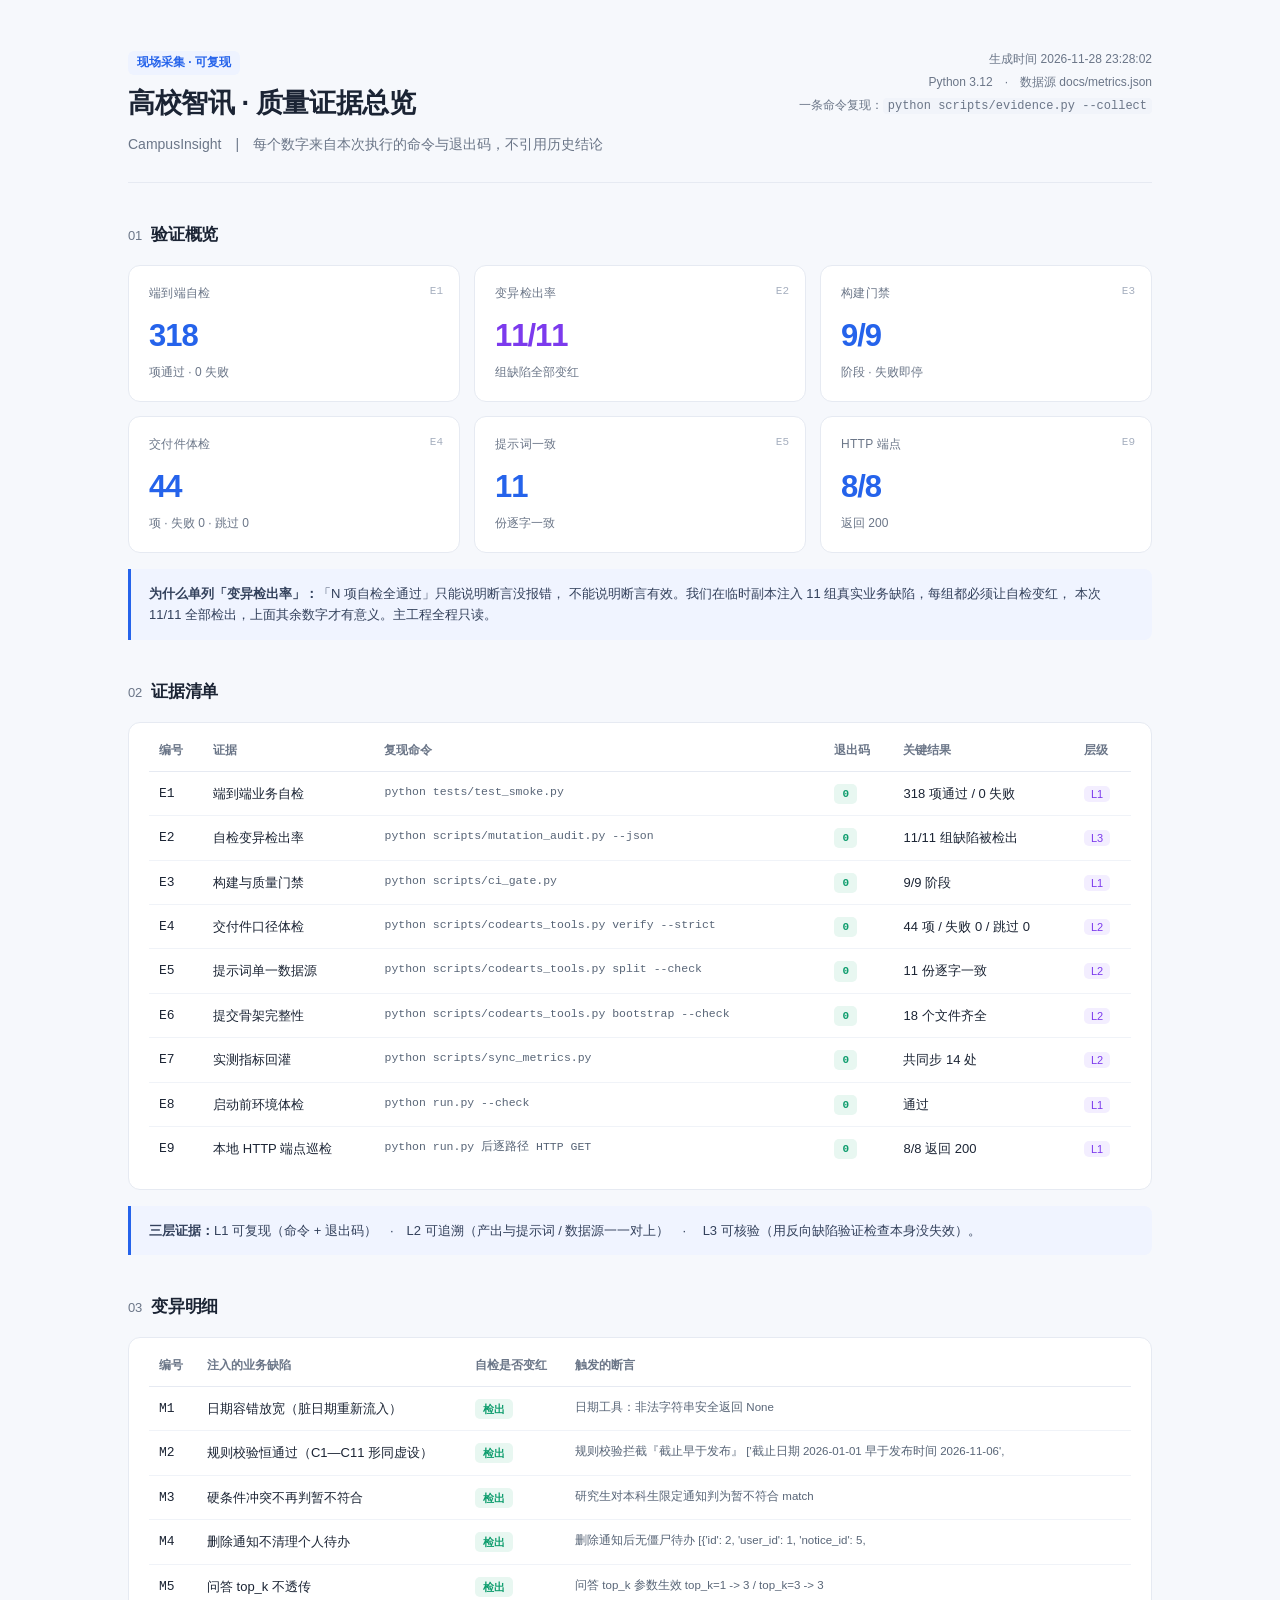
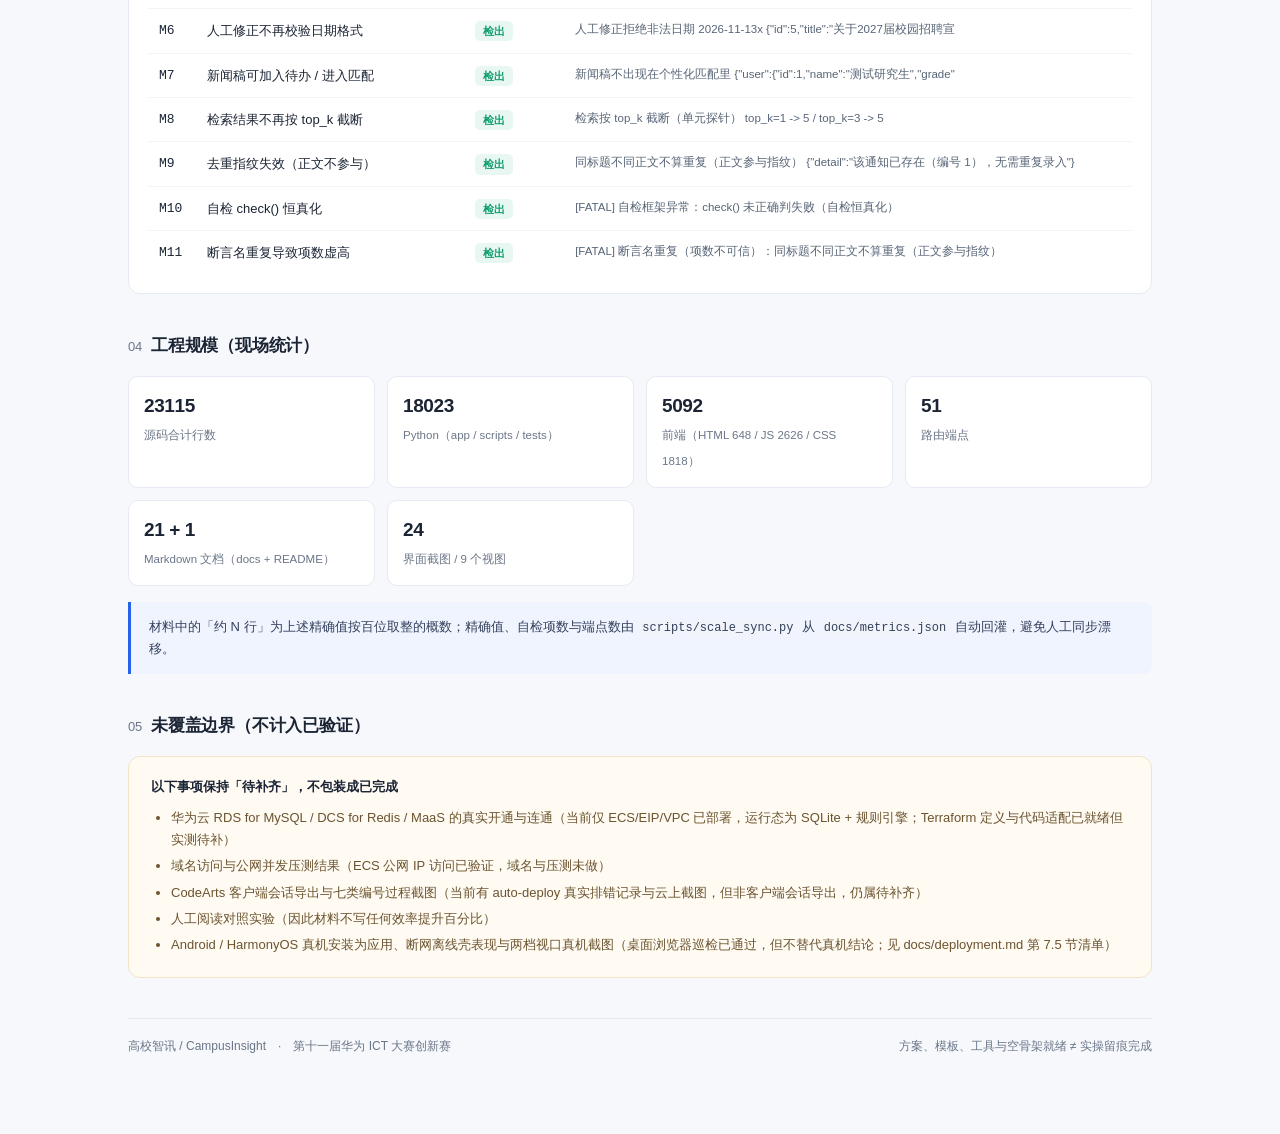
<file: docs/质量证据总览.html>
<!DOCTYPE html>
<html lang="zh-CN">
<head>
<meta charset="utf-8">
<meta name="viewport" content="width=device-width, initial-scale=1">
<title>高校智讯 · 质量证据总览</title>
<style>
:root{--bg:#F6F8FC;--card:#FFFFFF;--line:#E6EAF2;--ink:#1B2434;--muted:#6B7688;
--blue:#2563EB;--violet:#7C3AED;--green:#0F9D6E;--amber:#B45309;}
*{box-sizing:border-box}
body{margin:0;background:var(--bg);color:var(--ink);
 font-family:-apple-system,BlinkMacSystemFont,"Segoe UI","PingFang SC","Microsoft YaHei",sans-serif;
 line-height:1.65;-webkit-font-smoothing:antialiased}
.wrap{max-width:1080px;margin:0 auto;padding:48px 28px 72px}
header{display:flex;justify-content:space-between;align-items:flex-start;gap:24px;
 padding-bottom:26px;border-bottom:1px solid var(--line);margin-bottom:34px}
h1{font-size:27px;letter-spacing:-.4px;margin:0 0 8px;font-weight:650}
.sub{color:var(--muted);font-size:14px;margin:0}
.stamp{text-align:right;font-size:12px;color:var(--muted);white-space:nowrap;line-height:1.9}
.tag{display:inline-block;background:#EEF3FF;color:var(--blue);border-radius:6px;
 padding:2px 9px;font-size:12px;font-weight:600;margin-bottom:6px}
h2{font-size:17px;margin:38px 0 16px;font-weight:650;letter-spacing:-.2px}
h2 .idx{color:var(--muted);font-weight:400;font-size:13px;margin-right:9px}
.grid{display:grid;grid-template-columns:repeat(3,1fr);gap:14px}
.card{background:var(--card);border:1px solid var(--line);border-radius:12px;
 padding:18px 20px;position:relative}
.card-label{font-size:12px;color:var(--muted);letter-spacing:.3px}
.card-value{font-size:31px;font-weight:660;letter-spacing:-1px;margin:6px 0 2px;color:var(--blue)}
.card:nth-child(2) .card-value{color:var(--violet)}
.card-note{font-size:12px;color:var(--muted)}
.card-id{position:absolute;right:16px;top:16px;font-size:11px;color:#A6AFBF;
 font-family:ui-monospace,Consolas,monospace}
.panel{background:var(--card);border:1px solid var(--line);border-radius:12px;padding:4px 20px 18px}
table{width:100%;border-collapse:collapse;font-size:13px}
th{text-align:left;font-weight:600;color:var(--muted);font-size:12px;
 padding:14px 10px 10px;border-bottom:1px solid var(--line)}
td{padding:11px 10px;border-bottom:1px solid #F0F3F8;vertical-align:top}
tr:last-child td{border-bottom:none}
.mono{font-family:ui-monospace,Consolas,"SF Mono",monospace}
.small{font-size:11.5px;color:#586577;word-break:break-all}
.badge{display:inline-block;padding:1px 8px;border-radius:5px;font-size:11px;font-weight:600}
.badge.ok{background:#E8F7F1;color:var(--green)}
.badge.warn{background:#FEF3E2;color:var(--amber)}
.lv{font-size:11px;color:var(--violet);background:#F3EEFF;padding:2px 7px;border-radius:5px}
.scale{display:grid;grid-template-columns:repeat(4,1fr);gap:12px}
.scale div{background:var(--card);border:1px solid var(--line);border-radius:10px;padding:13px 15px}
.scale b{display:block;font-size:19px;letter-spacing:-.4px}
.scale span{font-size:11.5px;color:var(--muted)}
.note{background:#F0F4FF;border-left:3px solid var(--blue);border-radius:0 8px 8px 0;
 padding:14px 18px;font-size:13px;color:#33415C;margin-top:16px}
.bound{background:#FFFAF2;border:1px solid #F4E3C7;border-radius:12px;padding:16px 22px}
.bound ul{margin:8px 0 0;padding-left:20px;font-size:13px;color:#6B542F}
.bound li{margin:5px 0}
footer{margin-top:40px;padding-top:18px;border-top:1px solid var(--line);
 font-size:12px;color:var(--muted);display:flex;justify-content:space-between;gap:16px}
code{background:#F1F4FA;padding:1px 5px;border-radius:4px;font-size:12px}
@media(max-width:760px){.grid{grid-template-columns:repeat(2,1fr)}.scale{grid-template-columns:repeat(2,1fr)}
 header{flex-direction:column}.stamp{text-align:left}.wrap{padding:28px 16px 48px}
 .panel{overflow-x:auto}table{min-width:620px}}
@media print{body{background:#fff}.wrap{max-width:none;padding:18px}
 .card,.panel,.scale div{break-inside:avoid}footer{margin-top:20px}}
</style>
</head>
<body>
<div class="wrap">
<header>
 <div>
  <span class="tag">现场采集 · 可复现</span>
  <h1>高校智讯 · 质量证据总览</h1>
  <p class="sub">CampusInsight　|　每个数字来自本次执行的命令与退出码，不引用历史结论</p>
 </div>
 <div class="stamp">生成时间 2026-11-28 23:28:02<br>Python 3.12　·　数据源 docs/metrics.json<br>
  一条命令复现：<code>python scripts/evidence.py --collect</code></div>
</header>

<h2><span class="idx">01</span>验证概览</h2>
<div class="grid"><div class="card"><div class="card-label">端到端自检</div><div class="card-value">318</div><div class="card-note">项通过 · 0 失败</div><div class="card-id">E1</div></div>
<div class="card"><div class="card-label">变异检出率</div><div class="card-value">11/11</div><div class="card-note">组缺陷全部变红</div><div class="card-id">E2</div></div>
<div class="card"><div class="card-label">构建门禁</div><div class="card-value">9/9</div><div class="card-note">阶段 · 失败即停</div><div class="card-id">E3</div></div>
<div class="card"><div class="card-label">交付件体检</div><div class="card-value">44</div><div class="card-note">项 · 失败 0 · 跳过 0</div><div class="card-id">E4</div></div>
<div class="card"><div class="card-label">提示词一致</div><div class="card-value">11</div><div class="card-note">份逐字一致</div><div class="card-id">E5</div></div>
<div class="card"><div class="card-label">HTTP 端点</div><div class="card-value">8/8</div><div class="card-note">返回 200</div><div class="card-id">E9</div></div></div>
<div class="note"><b>为什么单列「变异检出率」：</b>「N 项自检全通过」只能说明断言没报错，
不能说明断言有效。我们在临时副本注入 11 组真实业务缺陷，每组都必须让自检变红，
本次 11/11 全部检出，上面其余数字才有意义。主工程全程只读。</div>

<h2><span class="idx">02</span>证据清单</h2>
<div class="panel"><table>
<thead><tr><th>编号</th><th>证据</th><th>复现命令</th><th>退出码</th><th>关键结果</th><th>层级</th></tr></thead>
<tbody><tr><td class="mono">E1</td><td>端到端业务自检</td><td class="mono small">python tests/test_smoke.py</td><td class="mono"><span class="badge ok">0</span></td><td>318 项通过 / 0 失败</td><td><span class="lv">L1</span></td></tr>
<tr><td class="mono">E2</td><td>自检变异检出率</td><td class="mono small">python scripts/mutation_audit.py --json</td><td class="mono"><span class="badge ok">0</span></td><td>11/11 组缺陷被检出</td><td><span class="lv">L3</span></td></tr>
<tr><td class="mono">E3</td><td>构建与质量门禁</td><td class="mono small">python scripts/ci_gate.py</td><td class="mono"><span class="badge ok">0</span></td><td>9/9 阶段</td><td><span class="lv">L1</span></td></tr>
<tr><td class="mono">E4</td><td>交付件口径体检</td><td class="mono small">python scripts/codearts_tools.py verify --strict</td><td class="mono"><span class="badge ok">0</span></td><td>44 项 / 失败 0 / 跳过 0</td><td><span class="lv">L2</span></td></tr>
<tr><td class="mono">E5</td><td>提示词单一数据源</td><td class="mono small">python scripts/codearts_tools.py split --check</td><td class="mono"><span class="badge ok">0</span></td><td>11 份逐字一致</td><td><span class="lv">L2</span></td></tr>
<tr><td class="mono">E6</td><td>提交骨架完整性</td><td class="mono small">python scripts/codearts_tools.py bootstrap --check</td><td class="mono"><span class="badge ok">0</span></td><td>18 个文件齐全</td><td><span class="lv">L2</span></td></tr>
<tr><td class="mono">E7</td><td>实测指标回灌</td><td class="mono small">python scripts/sync_metrics.py</td><td class="mono"><span class="badge ok">0</span></td><td>共同步 14 处</td><td><span class="lv">L2</span></td></tr>
<tr><td class="mono">E8</td><td>启动前环境体检</td><td class="mono small">python run.py --check</td><td class="mono"><span class="badge ok">0</span></td><td>通过</td><td><span class="lv">L1</span></td></tr>
<tr><td class="mono">E9</td><td>本地 HTTP 端点巡检</td><td class="mono small">python run.py 后逐路径 HTTP GET</td><td class="mono"><span class="badge ok">0</span></td><td>8/8 返回 200</td><td><span class="lv">L1</span></td></tr></tbody></table></div>
<div class="note"><b>三层证据：</b>L1 可复现（命令 + 退出码）　·　L2 可追溯（产出与提示词 / 数据源一一对上）　·　
L3 可核验（用反向缺陷验证检查本身没失效）。</div>

<h2><span class="idx">03</span>变异明细</h2>
<div class="panel"><table>
<thead><tr><th>编号</th><th>注入的业务缺陷</th><th>自检是否变红</th><th>触发的断言</th></tr></thead>
<tbody><tr><td class="mono">M1</td><td>日期容错放宽（脏日期重新流入）</td><td><span class="badge ok">检出</span></td><td class="small">日期工具：非法字符串安全返回 None </td></tr>
<tr><td class="mono">M2</td><td>规则校验恒通过（C1—C11 形同虚设）</td><td><span class="badge ok">检出</span></td><td class="small">规则校验拦截『截止早于发布』 [&#x27;截止日期 2026-01-01 早于发布时间 2026-11-06&#x27;,</td></tr>
<tr><td class="mono">M3</td><td>硬条件冲突不再判暂不符合</td><td><span class="badge ok">检出</span></td><td class="small">研究生对本科生限定通知判为暂不符合 match</td></tr>
<tr><td class="mono">M4</td><td>删除通知不清理个人待办</td><td><span class="badge ok">检出</span></td><td class="small">删除通知后无僵尸待办 [{&#x27;id&#x27;: 2, &#x27;user_id&#x27;: 1, &#x27;notice_id&#x27;: 5, </td></tr>
<tr><td class="mono">M5</td><td>问答 top_k 不透传</td><td><span class="badge ok">检出</span></td><td class="small">问答 top_k 参数生效 top_k=1 -&gt; 3 / top_k=3 -&gt; 3</td></tr>
<tr><td class="mono">M6</td><td>人工修正不再校验日期格式</td><td><span class="badge ok">检出</span></td><td class="small">人工修正拒绝非法日期 2026-11-13x {&quot;id&quot;:5,&quot;title&quot;:&quot;关于2027届校园招聘宣</td></tr>
<tr><td class="mono">M7</td><td>新闻稿可加入待办 / 进入匹配</td><td><span class="badge ok">检出</span></td><td class="small">新闻稿不出现在个性化匹配里 {&quot;user&quot;:{&quot;id&quot;:1,&quot;name&quot;:&quot;测试研究生&quot;,&quot;grade&quot;</td></tr>
<tr><td class="mono">M8</td><td>检索结果不再按 top_k 截断</td><td><span class="badge ok">检出</span></td><td class="small">检索按 top_k 截断（单元探针） top_k=1 -&gt; 5 / top_k=3 -&gt; 5</td></tr>
<tr><td class="mono">M9</td><td>去重指纹失效（正文不参与）</td><td><span class="badge ok">检出</span></td><td class="small">同标题不同正文不算重复（正文参与指纹） {&quot;detail&quot;:&quot;该通知已存在（编号 1），无需重复录入&quot;}</td></tr>
<tr><td class="mono">M10</td><td>自检 check() 恒真化</td><td><span class="badge ok">检出</span></td><td class="small">[FATAL] 自检框架异常：check() 未正确判失败（自检恒真化）</td></tr>
<tr><td class="mono">M11</td><td>断言名重复导致项数虚高</td><td><span class="badge ok">检出</span></td><td class="small">[FATAL] 断言名重复（项数不可信）：同标题不同正文不算重复（正文参与指纹）</td></tr></tbody></table></div>

<h2><span class="idx">04</span>工程规模（现场统计）</h2>
<div class="scale">
 <div><b>23115</b><span>源码合计行数</span></div>
 <div><b>18023</b><span>Python（app / scripts / tests）</span></div>
 <div><b>5092</b><span>前端（HTML 648 / JS 2626 / CSS 1818）</span></div>
 <div><b>51</b><span>路由端点</span></div>
 <div><b>21 + 1</b><span>Markdown 文档（docs + README）</span></div>
 <div><b>24</b><span>界面截图 / 9 个视图</span></div>
</div>
<div class="note">材料中的「约 N 行」为上述精确值按百位取整的概数；精确值、自检项数与端点数由
<code>scripts/scale_sync.py</code> 从 <code>docs/metrics.json</code> 自动回灌，避免人工同步漂移。</div>

<h2><span class="idx">05</span>未覆盖边界（不计入已验证）</h2>
<div class="bound"><b style="font-size:13px">以下事项保持「待补齐」，不包装成已完成</b>
<ul><li>华为云 RDS for MySQL / DCS for Redis / MaaS 的真实开通与连通（当前仅 ECS/EIP/VPC 已部署，运行态为 SQLite + 规则引擎；Terraform 定义与代码适配已就绪但实测待补）</li>
<li>域名访问与公网并发压测结果（ECS 公网 IP 访问已验证，域名与压测未做）</li>
<li>CodeArts 客户端会话导出与七类编号过程截图（当前有 auto-deploy 真实排错记录与云上截图，但非客户端会话导出，仍属待补齐）</li>
<li>人工阅读对照实验（因此材料不写任何效率提升百分比）</li>
<li>Android / HarmonyOS 真机安装为应用、断网离线壳表现与两档视口真机截图（桌面浏览器巡检已通过，但不替代真机结论；见 docs/deployment.md 第 7.5 节清单）</li></ul></div>

<footer><span>高校智讯 / CampusInsight　·　第十一届华为 ICT 大赛创新赛</span>
<span>方案、模板、工具与空骨架就绪 ≠ 实操留痕完成</span></footer>
</div>
</body>
</html>
</file>
